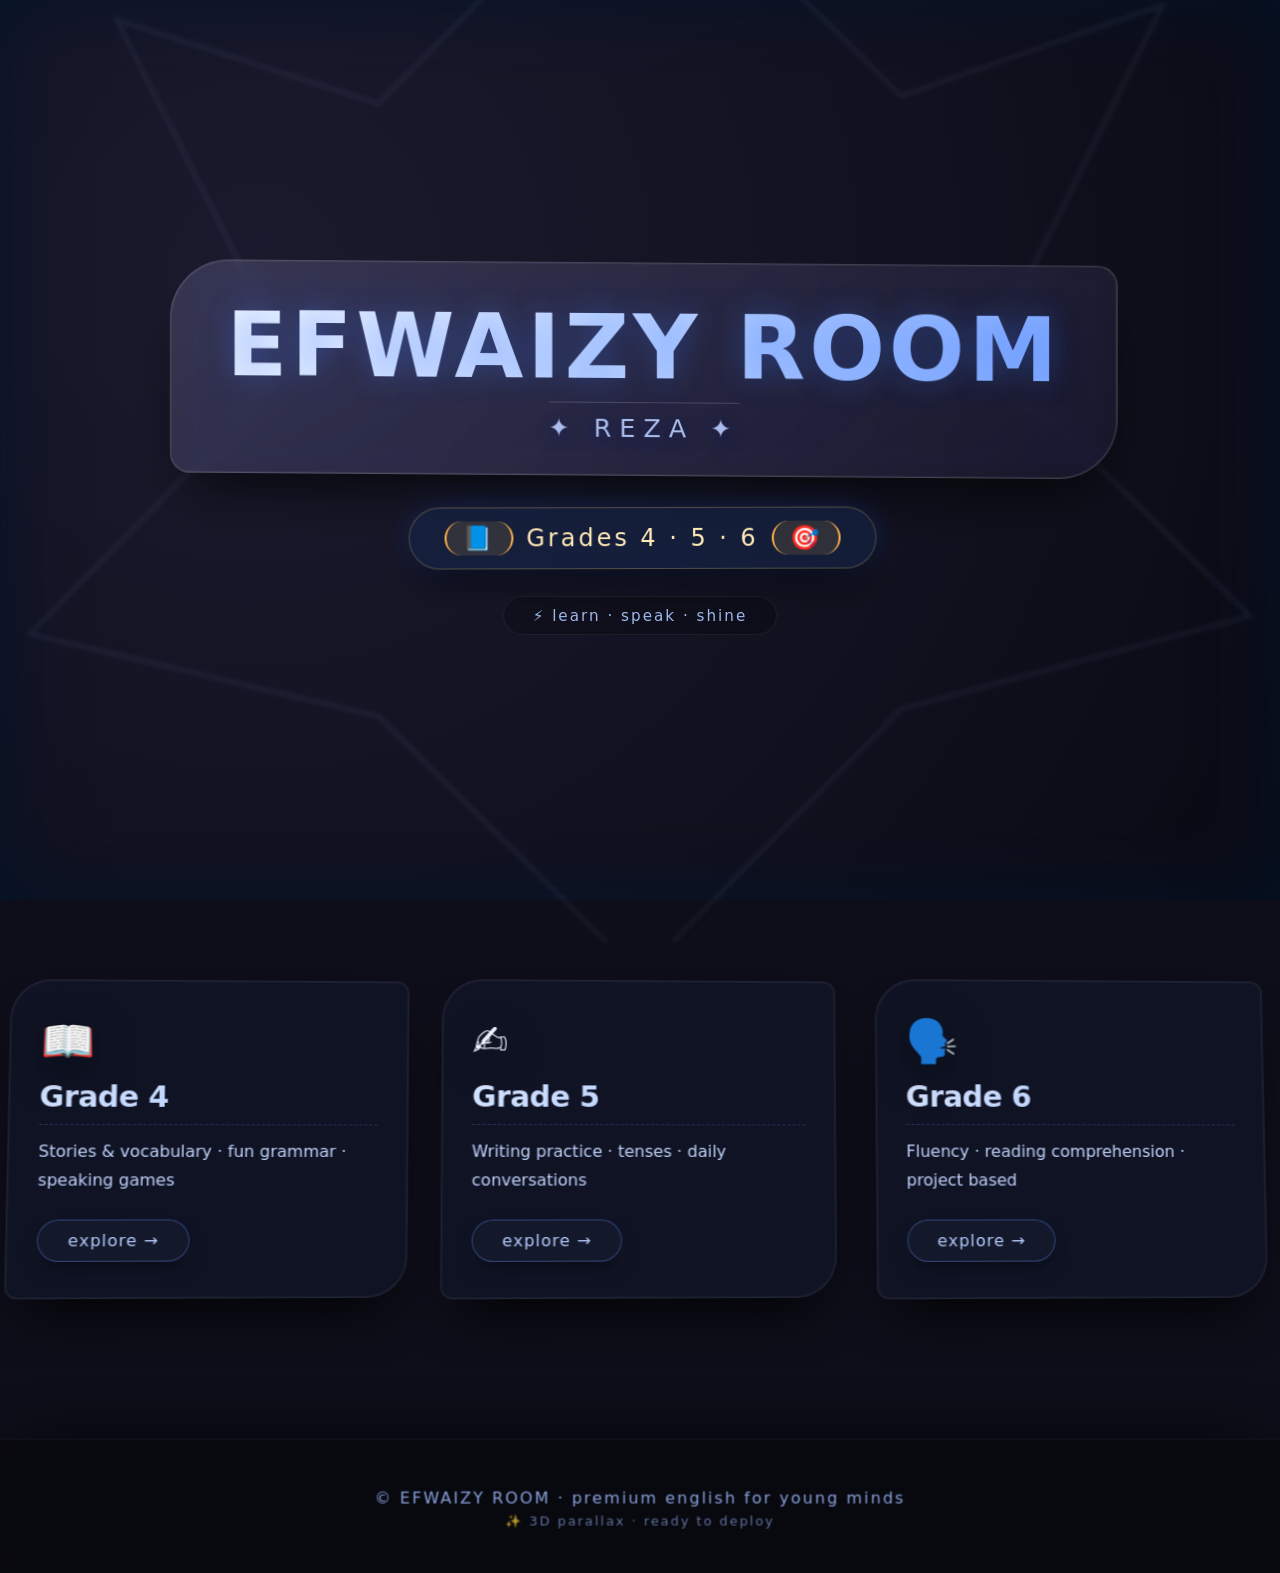
<file: index.html>
<!DOCTYPE html>
<html lang="en">
<head>
    <meta charset="UTF-8" />
    <meta name="viewport" content="width=device-width, initial-scale=1.0, user-scalable=no" />
    <title>EFWAIZY ROOM · English 4-6</title>
    <link rel="stylesheet" href="style.css" />
</head>
<body>
    <div class="scene" id="scene">
        <div class="parallax-layer" id="parallaxLayer">

            <!-- HEADER dengan brand 3D -->
            <header class="brand-header">
                <div class="brand-3d" id="brand3d">
                    <h1>EFWAIZY ROOM</h1>
                    <div class="sub">✦ REZA ✦</div>
                </div>
                <div class="badge-3d" id="badge3d">
                    <span>📘</span> Grades 4 · 5 · 6 <span>🎯</span>
                </div>
                <div class="tagline-3d">
                    ⚡ learn · speak · shine
                </div>
            </header>

            <!-- KARTU KELAS 4-6 -->
            <section class="cards-section">
                <div class="grid-3d">
                    <div class="card-item" data-grade="4">
                        <span class="emoji-big">📖</span>
                        <h3>Grade 4</h3>
                        <p>Stories &amp; vocabulary · fun grammar · speaking games</p>
                        <div class="btn-3d">explore →</div>
                    </div>
                    <div class="card-item" data-grade="5">
                        <span class="emoji-big">✍️</span>
                        <h3>Grade 5</h3>
                        <p>Writing practice · tenses · daily conversations</p>
                        <div class="btn-3d">explore →</div>
                    </div>
                    <div class="card-item" data-grade="6">
                        <span class="emoji-big">🗣️</span>
                        <h3>Grade 6</h3>
                        <p>Fluency · reading comprehension · project based</p>
                        <div class="btn-3d">explore →</div>
                    </div>
                </div>
            </section>

            <!-- FOOTER -->
            <footer class="footer-3d">
                <div>© EFWAIZY ROOM · premium english for young minds</div>
                <small>✨ 3D parallax · ready to deploy</small>
            </footer>

        </div>
    </div>

    <script src="script.js"></script>
</body>
</html>
</file>
<file: style.css>
/* ===== RESET & BASE ===== */
* {
    margin: 0;
    padding: 0;
    box-sizing: border-box;
    font-family: system-ui, 'Segoe UI', Roboto, 'Helvetica Neue', sans-serif;
}

body {
    background: #0e0e1a;
    overflow-x: hidden;
    color: #fff;
}

/* ===== 3D & PARALLAX CONTAINER ===== */
.scene {
    perspective: 1200px;
    transform-style: preserve-3d;
}

.parallax-layer {
    transform-style: preserve-3d;
    transition: transform 0.1s ease-out;
    will-change: transform;
}

/* ===== HEADER ===== */
.brand-header {
    min-height: 100vh;
    display: flex;
    flex-direction: column;
    justify-content: center;
    align-items: center;
    text-align: center;
    padding: 2rem 1.5rem;
    position: relative;
    background: radial-gradient(circle at 20% 30%, #1a1a2e, #0a0a14);
    box-shadow: inset 0 0 80px rgba(0, 20, 40, 0.8);
    transform: translateZ(0);
}

.brand-header::before {
    content: '';
    position: absolute;
    inset: 0;
    background: url('data:image/svg+xml;utf8,<svg xmlns="http://www.w3.org/2000/svg" viewBox="0 0 800 800" opacity="0.08"><path d="M400 50L550 200L700 150L600 350L750 500L550 550L400 700L250 550L50 500L200 350L100 150L250 200Z" fill="none" stroke="%23a0c0ff" stroke-width="2" /></svg>') no-repeat center/cover;
    pointer-events: none;
    transform: rotateX(6deg) rotateY(-8deg) scale(1.1);
    filter: blur(2px);
}

/* ===== BRAND 3D ===== */
.brand-3d {
    transform: rotateX(4deg) rotateY(6deg) translateZ(40px);
    transition: transform 0.2s ease;
    text-shadow: 0 20px 40px rgba(0, 0, 0, 0.6), 0 0 30px rgba(70, 130, 255, 0.3);
    background: linear-gradient(145deg, #ffffff20, #ffffff08);
    backdrop-filter: blur(12px) saturate(180%);
    padding: 2rem 3.5rem;
    border-radius: 60px 20px 60px 20px;
    border: 1px solid rgba(255, 255, 255, 0.15);
    box-shadow: 0 30px 60px -20px #000000cc, 0 0 0 1px rgba(255, 255, 255, 0.05) inset;
    margin-bottom: 1.2rem;
    position: relative;
    z-index: 2;
}

.brand-3d h1 {
    font-size: clamp(2.8rem, 12vw, 5.6rem);
    font-weight: 700;
    letter-spacing: 4px;
    background: linear-gradient(135deg, #f6f9ff, #b8d0ff, #7aa5ff);
    -webkit-background-clip: text;
    -webkit-text-fill-color: transparent;
    background-clip: text;
    text-shadow: 0 0 30px #3f7bff55;
    transform: translateZ(20px);
}

.brand-3d .sub {
    font-size: clamp(1rem, 2.5vw, 1.6rem);
    letter-spacing: 8px;
    color: #b8ceff;
    text-shadow: 0 4px 20px #001a66;
    -webkit-text-fill-color: #b8ceff;
    background: none;
    margin-top: 0.2rem;
    opacity: 0.9;
    border-top: 1px solid #ffffff30;
    padding-top: 0.6rem;
    display: inline-block;
}

/* ===== BADGE 3D ===== */
.badge-3d {
    transform: rotateX(-2deg) rotateY(4deg) translateZ(30px);
    background: rgba(20, 40, 80, 0.5);
    backdrop-filter: blur(16px);
    padding: 0.8rem 2.2rem;
    border-radius: 80px;
    border: 1px solid rgba(255, 215, 100, 0.25);
    box-shadow: 0 20px 40px -10px #000000aa, 0 0 30px #2f6eff33;
    font-weight: 400;
    font-size: clamp(1rem, 2vw, 1.5rem);
    color: #ffe9b6;
    letter-spacing: 3px;
    display: inline-flex;
    gap: 0.8rem;
    align-items: center;
    margin-top: 0.5rem;
    z-index: 2;
    position: relative;
}

.badge-3d span {
    background: #f5b04220;
    padding: 0.2rem 1rem;
    border-radius: 40px;
    border-left: 2px solid #ffb347;
    border-right: 2px solid #ffb347;
    font-weight: 600;
    color: #ffd78a;
}

.tagline-3d {
    margin-top: 1.8rem;
    font-size: 0.95rem;
    letter-spacing: 2px;
    color: #a0bbf0;
    background: #00000030;
    padding: 0.6rem 1.8rem;
    border-radius: 60px;
    backdrop-filter: blur(8px);
    border: 1px solid #ffffff10;
    transform: translateZ(20px);
}

/* ===== CARDS SECTION ===== */
.cards-section {
    padding: 5rem 1.5rem 7rem;
    max-width: 1300px;
    margin: 0 auto;
    position: relative;
    z-index: 5;
    transform: translateZ(10px);
}

.grid-3d {
    display: grid;
    grid-template-columns: repeat(auto-fit, minmax(260px, 1fr));
    gap: 2.2rem;
    perspective: 1000px;
}

/* ===== CARD ITEM ===== */
.card-item {
    background: rgba(18, 25, 45, 0.55);
    backdrop-filter: blur(18px) saturate(160%);
    border-radius: 40px 12px 40px 12px;
    padding: 2.2rem 1.8rem;
    border: 1px solid rgba(255, 255, 255, 0.08);
    box-shadow: 0 30px 50px -20px #000000dd, 0 0 0 1px #ffffff0a inset;
    transition: all 0.25s ease;
    transform: rotateX(2deg) rotateY(2deg) translateZ(10px);
    color: #eef3ff;
    display: flex;
    flex-direction: column;
    gap: 0.8rem;
}

.card-item:hover {
    transform: rotateX(0deg) rotateY(6deg) translateZ(30px) scale(1.02);
    border-color: #7aadff66;
    box-shadow: 0 40px 70px -10px #0022aa55, 0 0 30px #3a7bff33;
    background: rgba(28, 40, 75, 0.7);
}

.card-item h3 {
    font-size: 1.8rem;
    font-weight: 600;
    background: linear-gradient(135deg, #d6e5ff, #a3c0ff);
    -webkit-background-clip: text;
    -webkit-text-fill-color: transparent;
    background-clip: text;
    letter-spacing: -0.5px;
    border-bottom: 1px dashed #5f8aff40;
    padding-bottom: 0.6rem;
}

.card-item p {
    line-height: 1.7;
    font-weight: 300;
    color: #c5d6ff;
    font-size: 1rem;
}

.card-item .emoji-big {
    font-size: 2.6rem;
    filter: drop-shadow(0 10px 20px #00000066);
    transform: translateZ(15px);
    display: inline-block;
}

/* ===== BUTTON 3D ===== */
.btn-3d {
    margin-top: 0.8rem;
    background: rgba(255, 255, 255, 0.02);
    border: 1px solid #6d94ff60;
    border-radius: 40px;
    padding: 0.6rem 1.8rem;
    align-self: flex-start;
    color: #b7cdff;
    font-weight: 500;
    letter-spacing: 1px;
    backdrop-filter: blur(4px);
    transition: 0.2s;
    box-shadow: 0 10px 20px -10px #00000099;
    transform: translateZ(8px);
    cursor: default;
}

.btn-3d:hover {
    background: #3a6eff30;
    border-color: #9bbaff;
    color: #fff;
    box-shadow: 0 0 30px #2a6eff44;
    transform: translateZ(20px) scale(1.02);
}

/* ===== FOOTER ===== */
.footer-3d {
    padding: 3rem 1.5rem;
    text-align: center;
    border-top: 1px solid #ffffff10;
    background: rgba(0, 0, 0, 0.4);
    backdrop-filter: blur(8px);
    transform: translateZ(5px);
    margin-top: 2rem;
    letter-spacing: 2px;
    color: #8ba4dd;
    font-weight: 300;
    box-shadow: 0 -20px 60px -30px #000000ff;
}

.footer-3d small {
    opacity: 0.7;
    display: block;
    margin-top: 0.4rem;
    font-size: 0.8rem;
}

/* ===== RESPONSIVE ===== */
@media (max-width: 600px) {
    .brand-3d {
        padding: 1.5rem 1.8rem;
        border-radius: 40px 12px 40px 12px;
    }
    .grid-3d {
        gap: 1.5rem;
    }
    .badge-3d {
        flex-wrap: wrap;
        justify-content: center;
        padding: 0.6rem 1.2rem;
    }
}
</file>
